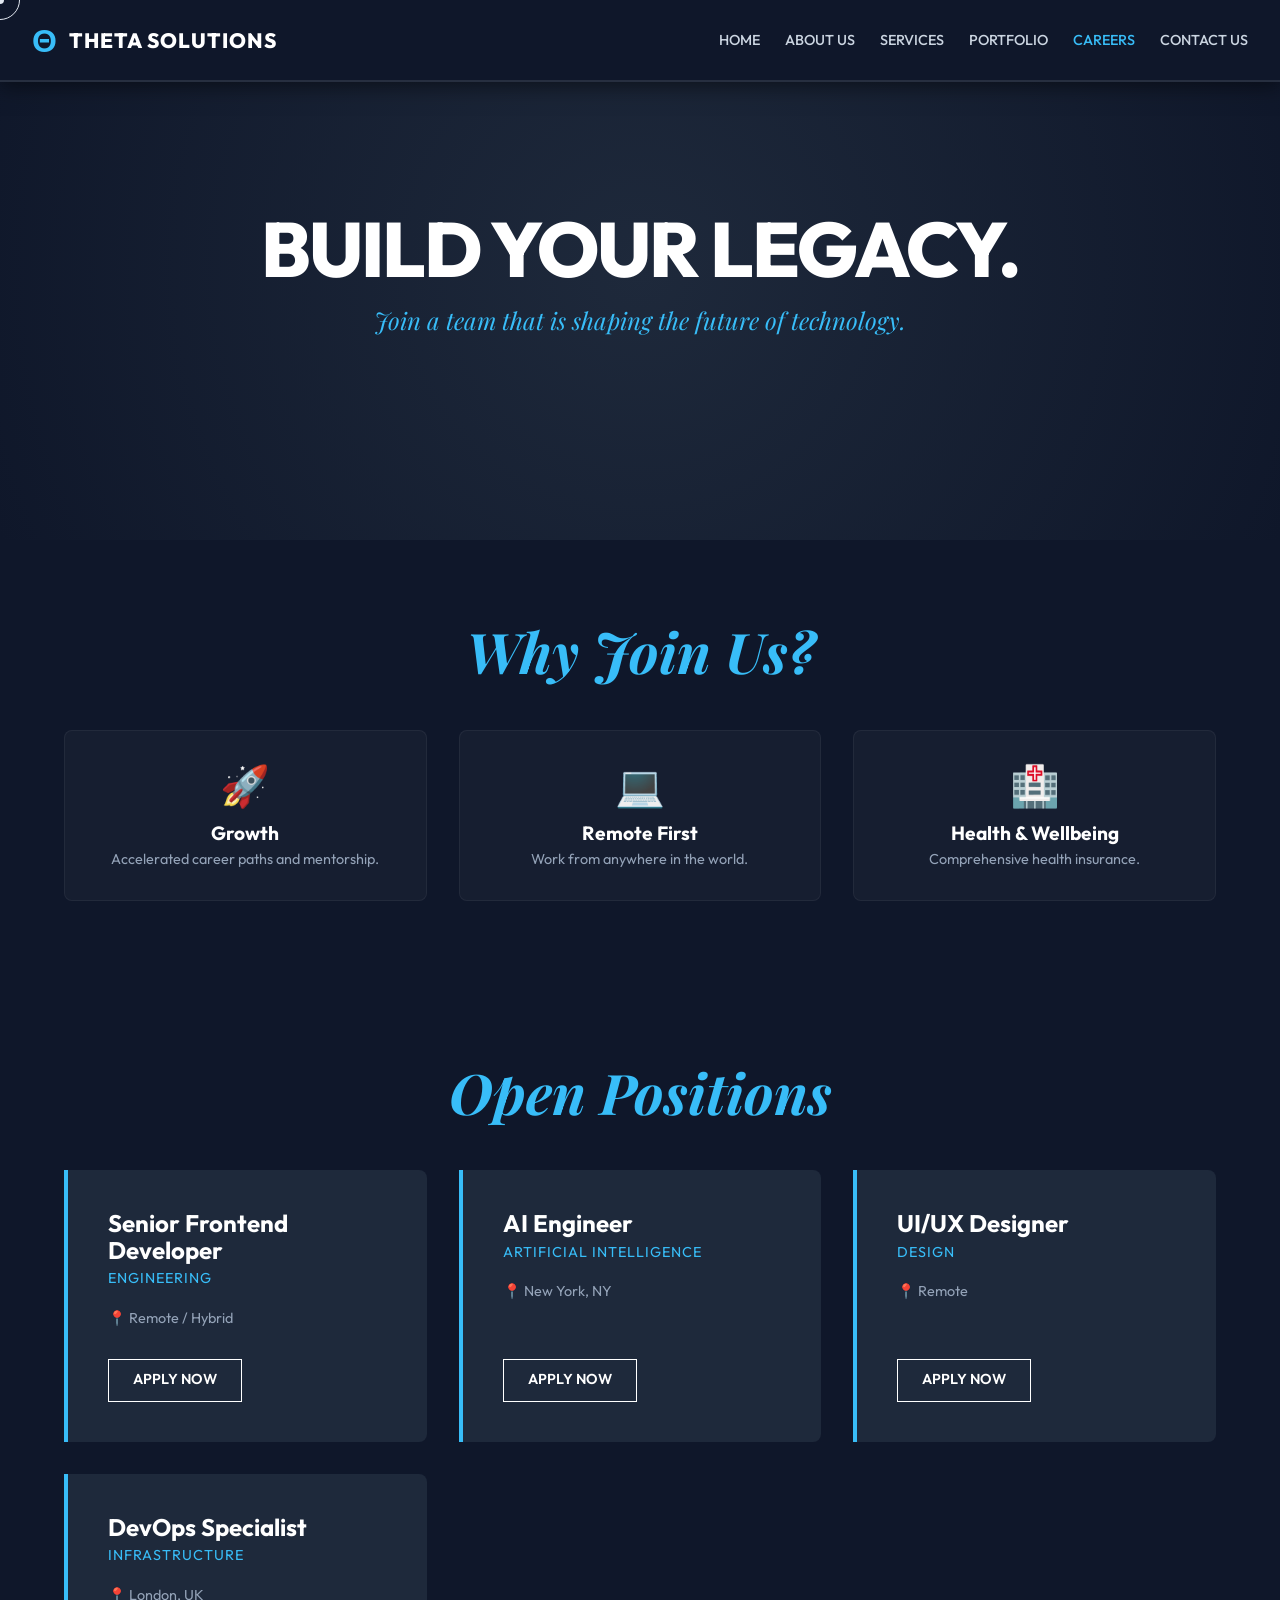
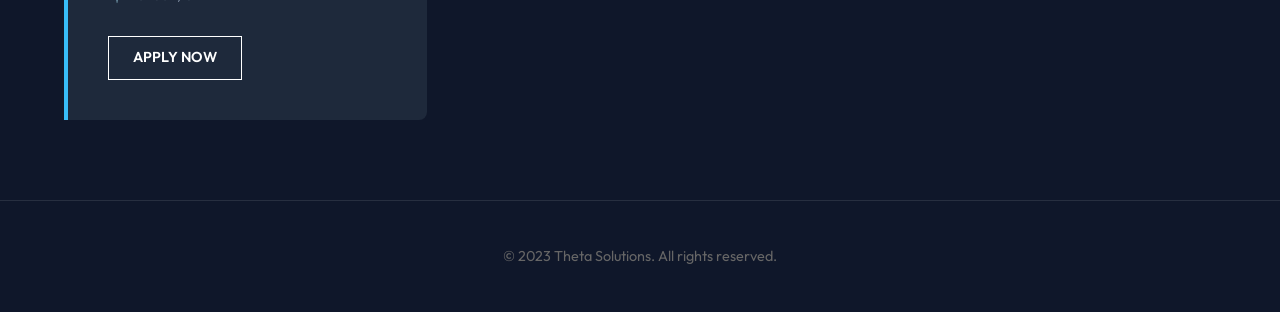
<file: Careers.html>
<!DOCTYPE html>
<html lang="en">
<head>
    <meta charset="UTF-8">
    <meta name="viewport" content="width=device-width, initial-scale=1.0">
    <title>Theta Solutions - Careers</title>
    
    <!-- Fonts -->
    <link rel="preconnect" href="https://fonts.googleapis.com">
    <link rel="preconnect" href="https://fonts.gstatic.com" crossorigin>
    <link href="https://fonts.googleapis.com/css2?family=Outfit:wght@300;500;800&family=Playfair+Display:ital,wght@1,400;1,700&display=swap" rel="stylesheet">

    <style>
        /* --- RESET & VARS --- */
        :root {
            --bg-color: #0f172a;
            --bg-secondary: #1e293b;
            --text-color: #e2e8f0;
            --accent-color: #38bdf8;
            --font-main: 'Outfit', sans-serif;
            --font-serif: 'Playfair Display', serif;
        }

        html, body {
            margin: 0; padding: 0; box-sizing: border-box;
            position: relative; width: 100%;
            background-color: var(--bg-color);
            color: var(--text-color);
            font-family: var(--font-main);
            overflow-x: hidden;
            line-height: 1.1;
        }

        * { margin: 0; padding: 0; box-sizing: border-box; cursor: none; }

        /* --- GRAIN OVERLAY --- */
        .noise-overlay {
            position: fixed; top: 0; left: 0; width: 100%; height: 100%;
            pointer-events: none; z-index: 9998; opacity: 0.05;
            background-image: url("data:image/svg+xml,%3Csvg viewBox='0 0 200 200' xmlns='http://www.w3.org/2000/svg'%3E%3Cfilter id='noiseFilter'%3E%3CfeTurbulence type='fractalNoise' baseFrequency='0.65' numOctaves='3' stitchTiles='stitch'/%3E%3Cfilter%3E%3Crect width='100%25' height='100%25' filter='url(%23noiseFilter)'/%3E%3C/svg%3E");
        }

        /* --- CUSTOM CURSOR --- */
        .cursor-dot, .cursor-outline {
            position: fixed; top: 0; left: 0;
            transform: translate(-50%, -50%);
            border-radius: 50%; z-index: 10000; pointer-events: none;
        }
        .cursor-dot { width: 8px; height: 8px; background-color: var(--text-color); }
        .cursor-outline { width: 40px; height: 40px; border: 1px solid var(--text-color); transition: width 0.2s, height 0.2s, background-color 0.2s; }
        a:hover ~ .cursor-outline, .job-card:hover ~ .cursor-outline {
            width: 60px; height: 60px; background-color: rgba(255, 255, 255, 0.1); border-color: transparent;
        }

        /* --- HEADER --- */
        .main-header {
            position: fixed; top: 0; left: 0; width: 100%;
            padding: 1.5rem 2rem; display: flex; justify-content: space-between; align-items: center;
            z-index: 9999; background-color: #0f172a;
            border-bottom: 2px solid rgba(255,255,255,0.1);
            box-shadow: 0 4px 20px rgba(0,0,0,0.5);
        }
        .brand-area { display: flex; align-items: center; gap: 12px; z-index: 10001; }
        .logo-icon { font-size: 2rem; color: var(--accent-color); font-weight: bold; line-height: 1; }
        .company-name { font-size: 1.3rem; font-weight: 800; color: white; letter-spacing: 1px; text-transform: uppercase; }
        nav { z-index: 10001; }
        nav ul { display: flex; gap: 25px; list-style: none; }
        nav a { font-size: 0.9rem; font-weight: 500; color: #cbd5e1; text-transform: uppercase; text-decoration: none; transition: color 0.3s; }
        nav a:hover { color: var(--accent-color); }

        /* --- HERO --- */
        .hero {
            height: 60vh;
            display: flex; flex-direction: column; justify-content: center; align-items: center; text-align: center;
            background: radial-gradient(circle at 50% 50%, #1e293b 0%, #0f172a 100%);
        }

        h1 {
            font-size: clamp(3rem, 6vw, 5rem); font-weight: 800; text-transform: uppercase;
            letter-spacing: -2px; color: white; margin-bottom: 1rem;
        }
        .hero-sub {
            font-family: var(--font-serif); font-style: italic; font-size: 1.5rem; color: var(--accent-color);
        }

        /* --- PERKS SECTION --- */
        .section { padding: 5rem 5vw; position: relative; }
        .perks-grid {
            display: grid; grid-template-columns: repeat(auto-fit, minmax(250px, 1fr));
            gap: 2rem; margin-top: 3rem;
        }
        .perk-item {
            text-align: center; padding: 2rem;
            background: rgba(255,255,255,0.03); border: 1px solid rgba(255,255,255,0.05);
            border-radius: 8px; transition: transform 0.3s;
        }
        .perk-item:hover { transform: translateY(-5px); border-color: var(--accent-color); }
        .perk-icon { font-size: 2.5rem; color: var(--accent-color); margin-bottom: 1rem; }
        .perk-title { font-size: 1.2rem; font-weight: 700; margin-bottom: 0.5rem; color: white; }
        .perk-desc { color: #94a3b8; font-size: 0.9rem; }

        /* --- JOBS GRID --- */
        .section-title {
            font-size: clamp(2rem, 5vw, 3.5rem); font-family: var(--font-serif);
            font-style: italic; margin-bottom: 3rem; color: var(--accent-color);
        }

        .jobs-grid {
            display: grid; grid-template-columns: repeat(auto-fit, minmax(300px, 1fr)); gap: 2rem;
        }

        .job-card {
            background: var(--bg-secondary);
            padding: 2.5rem;
            border-left: 4px solid var(--accent-color);
            border-radius: 0 8px 8px 0;
            transition: all 0.3s ease;
            display: flex; flex-direction: column; justify-content: space-between;
            height: 100%;
            cursor: pointer;
        }

        .job-card:hover {
            transform: translateX(10px); /* Slide right on hover */
            background: #253346;
            box-shadow: 0 10px 30px rgba(0,0,0,0.2);
        }

        .job-role { font-size: 1.5rem; font-weight: 700; color: white; margin-bottom: 0.5rem; }
        .job-dept { font-size: 0.9rem; color: var(--accent-color); text-transform: uppercase; letter-spacing: 1px; margin-bottom: 1.5rem; }
        .job-loc { font-size: 0.9rem; color: #94a3b8; display: flex; align-items: center; gap: 5px; margin-bottom: 2rem; }

        .apply-btn {
            align-self: flex-start;
            padding: 0.8rem 1.5rem;
            border: 1px solid white;
            color: white;
            text-decoration: none;
            font-size: 0.9rem;
            font-weight: 600;
            text-transform: uppercase;
            transition: all 0.3s;
        }
        .job-card:hover .apply-btn {
            background: var(--accent-color);
            border-color: var(--accent-color);
            color: #0f172a;
        }

        /* --- ANIMATIONS --- */
        .reveal-up { opacity: 0; transform: translateY(50px); transition: all 1s cubic-bezier(0.22, 1, 0.36, 1); }
        .reveal-left { opacity: 0; transform: translateX(-50px); transition: all 1s cubic-bezier(0.22, 1, 0.36, 1); }
        .active-reveal { opacity: 1; transform: translate(0, 0); }

        /* --- FOOTER --- */
        footer { padding: 3rem; text-align: center; border-top: 1px solid rgba(255,255,255,0.1); color: #666; font-size: 0.9rem; }
        
        @media (max-width: 768px) {
            .cursor-dot, .cursor-outline { display: none; } * { cursor: auto; }
            .job-card:hover { transform: translateY(-5px) translateX(0); }
        }
    </style>
</head>
<body>

    <!-- VISUAL EFFECTS -->
    <div class="noise-overlay"></div>
    <div class="cursor-dot" data-cursor-dot></div>
    <div class="cursor-outline" data-cursor-outline></div>

    <!-- HEADER -->
    <div class="main-header">
        <div class="brand-area">
            <div class="logo-icon">Θ</div>
            <div class="company-name">THETA SOLUTIONS</div>
        </div>
        
        <nav>
            <ul>
                <li><a href="index.html">Home</a></li>
                <li><a href="About-us.html">About Us</a></li>
                <li><a href="Services.html">Services</a></li>
                <li><a href="Portfolio.html">Portfolio</a></li>
                <li><a href="Careers.html" style="color: var(--accent-color);">Careers</a></li>
                <li><a href="contact-us.html">Contact Us</a></li>
            </ul>
        </nav>
    </div>

    <!-- HERO -->
    <section class="hero">
        <div class="reveal-up">
            <h1>Build Your Legacy.</h1>
            <p class="hero-sub">Join a team that is shaping the future of technology.</p>
        </div>
    </section>

    <!-- PERKS SECTION -->
    <section class="section">
        <div class="reveal-up" style="width: 100%; text-align: center; margin-bottom: 2rem;">
            <h2 class="section-title">Why Join Us?</h2>
        </div>
        
        <div class="perks-grid reveal-up">
            <div class="perk-item">
                <div class="perk-icon">🚀</div>
                <div class="perk-title">Growth</div>
                <div class="perk-desc">Accelerated career paths and mentorship.</div>
            </div>
            <div class="perk-item">
                <div class="perk-icon">💻</div>
                <div class="perk-title">Remote First</div>
                <div class="perk-desc">Work from anywhere in the world.</div>
            </div>
            <div class="perk-item">
                <div class="perk-icon">🏥</div>
                <div class="perk-title">Health & Wellbeing</div>
                <div class="perk-desc">Comprehensive health insurance.</div>
            </div>
        </div>
    </section>

    <!-- OPEN POSITIONS -->
    <section class="section">
        <div class="reveal-left" style="width: 100%; text-align: center; margin-bottom: 2rem;">
            <h2 class="section-title">Open Positions</h2>
        </div>

        <div class="jobs-grid">
            
            <!-- Job 1 -->
            <div class="job-card reveal-up">
                <div>
                    <div class="job-role">Senior Frontend Developer</div>
                    <div class="job-dept">Engineering</div>
                    <div class="job-loc">📍 Remote / Hybrid</div>
                </div>
                <a href="contact.html" class="apply-btn">Apply Now</a>
            </div>

            <!-- Job 2 -->
            <div class="job-card reveal-up" style="transition-delay: 0.1s;">
                <div>
                    <div class="job-role">AI Engineer</div>
                    <div class="job-dept">Artificial Intelligence</div>
                    <div class="job-loc">📍 New York, NY</div>
                </div>
                <a href="contact.html" class="apply-btn">Apply Now</a>
            </div>

            <!-- Job 3 -->
            <div class="job-card reveal-up" style="transition-delay: 0.2s;">
                <div>
                    <div class="job-role">UI/UX Designer</div>
                    <div class="job-dept">Design</div>
                    <div class="job-loc">📍 Remote</div>
                </div>
                <a href="contact.html" class="apply-btn">Apply Now</a>
            </div>

            <!-- Job 4 -->
            <div class="job-card reveal-up" style="transition-delay: 0.3s;">
                <div>
                    <div class="job-role">DevOps Specialist</div>
                    <div class="job-dept">Infrastructure</div>
                    <div class="job-loc">📍 London, UK</div>
                </div>
                <a href="contact.html" class="apply-btn">Apply Now</a>
            </div>

        </div>
    </section>

    <!-- FOOTER -->
    <footer>
        <p>&copy; 2023 Theta Solutions. All rights reserved.</p>
    </footer>

    <!-- JAVASCRIPT -->
    <script>
        // 1. CUSTOM CURSOR
        const cursorDot = document.querySelector('[data-cursor-dot]');
        const cursorOutline = document.querySelector('[data-cursor-outline]');
        window.addEventListener('mousemove', function (e) {
            const posX = e.clientX; const posY = e.clientY;
            cursorDot.style.left = `${posX}px`; cursorDot.style.top = `${posY}px`;
            cursorOutline.animate({ left: `${posX}px`, top: `${posY}px` }, { duration: 500, fill: "forwards" });
        });

        // 2. SCROLL REVEAL
        const revealElements = document.querySelectorAll('.reveal-up, .reveal-left');
        const revealOnScroll = () => {
            const windowHeight = window.innerHeight; const elementVisible = 100;
            revealElements.forEach((reveal) => {
                const elementTop = reveal.getBoundingClientRect().top;
                if (elementTop < windowHeight - elementVisible) reveal.classList.add('active-reveal');
            });
        };
        window.addEventListener('scroll', revealOnScroll);
        revealOnScroll();
    </script>
</body>
</html>
</file>
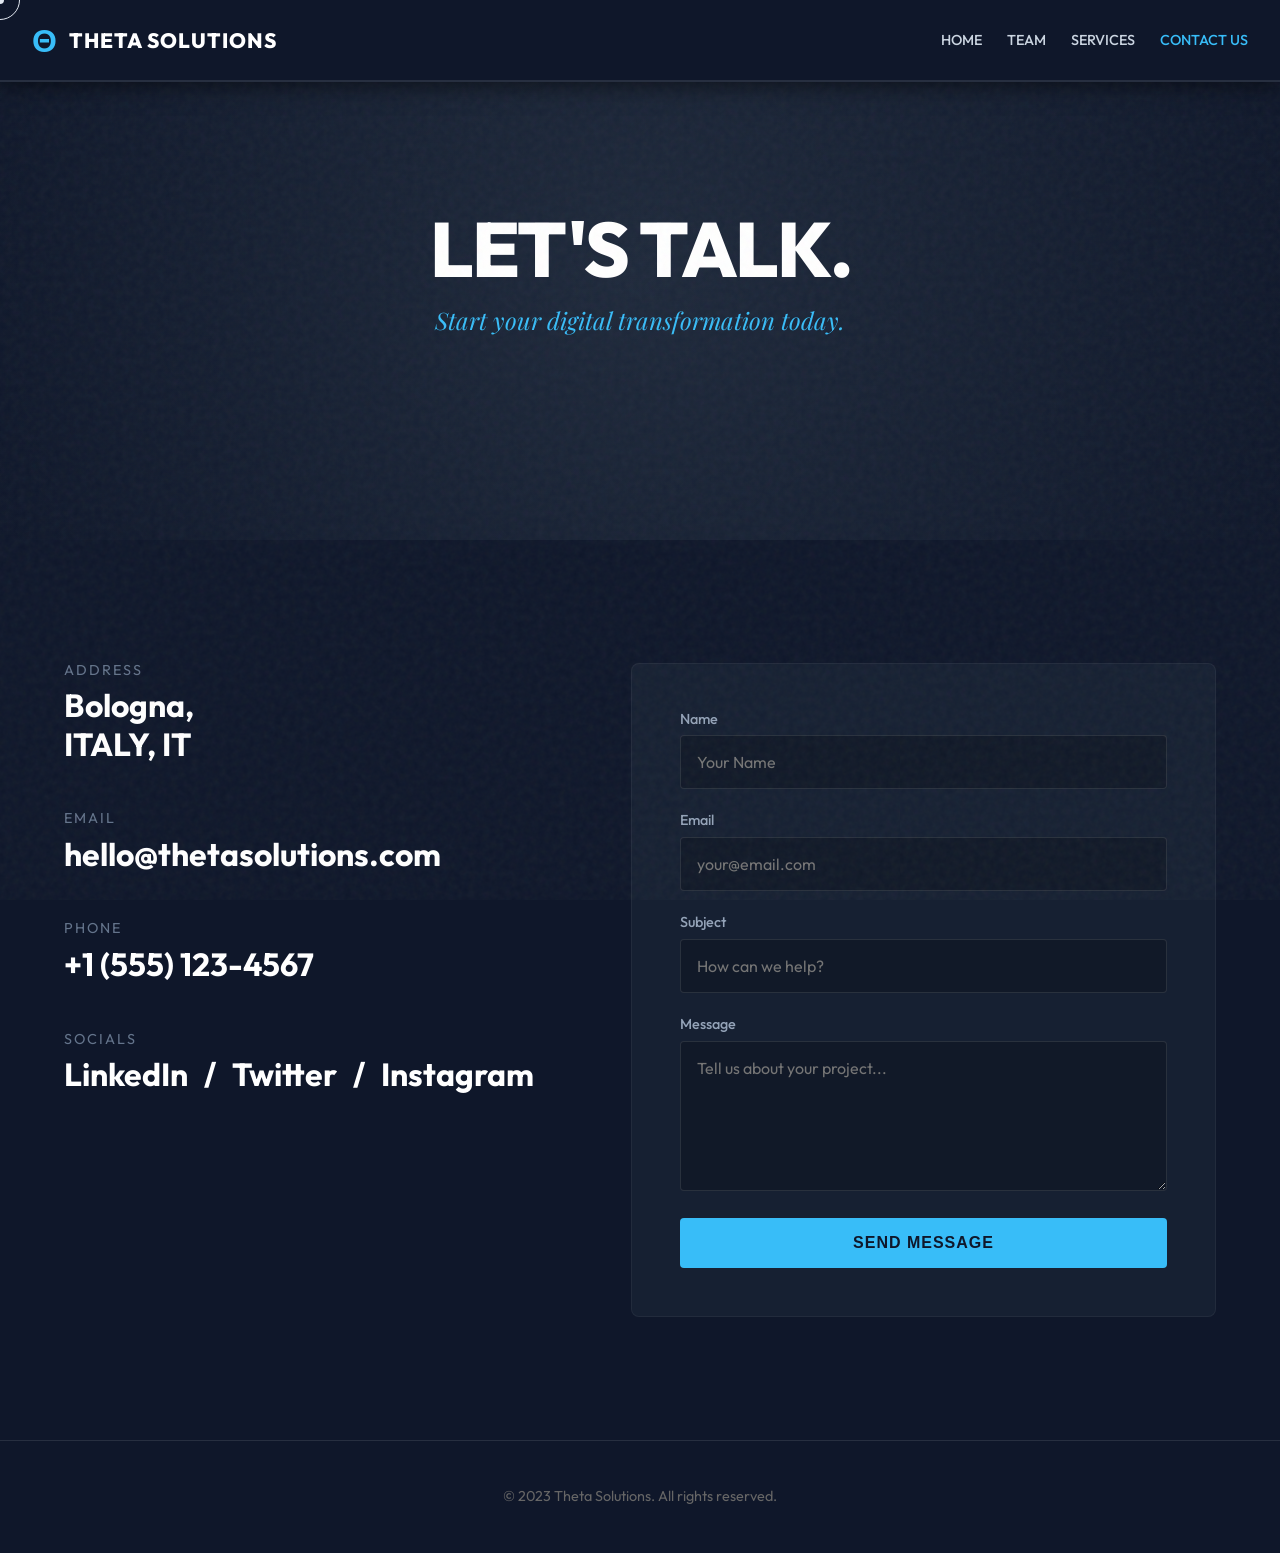
<file: Contact-us.html>
<!DOCTYPE html>
<html lang="en">
<head>
    <meta charset="UTF-8">
    <meta name="viewport" content="width=device-width, initial-scale=1.0">
    <title>Theta Solutions - Contact Us</title>
    
    <!-- Fonts -->
    <link rel="preconnect" href="https://fonts.googleapis.com">
    <link rel="preconnect" href="https://fonts.gstatic.com" crossorigin>
    <link href="https://fonts.googleapis.com/css2?family=Outfit:wght@300;500;800&family=Playfair+Display:ital,wght@1,400;1,700&display=swap" rel="stylesheet">

    <style>
        /* --- RESET & VARS --- */
        :root {
            --bg-color: #0f172a;
            --bg-secondary: #1e293b;
            --text-color: #e2e8f0;
            --accent-color: #38bdf8;
            --font-main: 'Outfit', sans-serif;
            --font-serif: 'Playfair Display', serif;
        }

        html, body {
            margin: 0; padding: 0; box-sizing: border-box;
            position: relative; width: 100%;
            background-color: var(--bg-color);
            color: var(--text-color);
            font-family: var(--font-main);
            overflow-x: hidden;
            line-height: 1.1;
        }

        * { margin: 0; padding: 0; box-sizing: border-box; cursor: none; }

        /* --- GRAIN OVERLAY --- */
        .noise-overlay {
            position: fixed; top: 0; left: 0; width: 100%; height: 100%;
            pointer-events: none; z-index: 9998; opacity: 0.05;
            background-image: url("data:image/svg+xml,%3Csvg viewBox='0 0 200 200' xmlns='http://www.w3.org/2000/svg'%3E%3Cfilter id='noiseFilter'%3E%3CfeTurbulence type='fractalNoise' baseFrequency='0.65' numOctaves='3' stitchTiles='stitch'/%3E%3C/filter%3E%3Crect width='100%25' height='100%25' filter='url(%23noiseFilter)'/%3E%3C/svg%3E");
        }

        /* --- CUSTOM CURSOR --- */
        .cursor-dot, .cursor-outline {
            position: fixed; top: 0; left: 0;
            transform: translate(-50%, -50%);
            border-radius: 50%; z-index: 10000; pointer-events: none;
        }
        .cursor-dot { width: 8px; height: 8px; background-color: var(--text-color); }
        .cursor-outline { width: 40px; height: 40px; border: 1px solid var(--text-color); transition: width 0.2s, height 0.2s, background-color 0.2s; }
        a:hover ~ .cursor-outline, button:hover ~ .cursor-outline, input:hover ~ .cursor-outline, textarea:hover ~ .cursor-outline {
            width: 60px; height: 60px; background-color: rgba(255, 255, 255, 0.1); border-color: transparent;
        }

        /* --- HEADER --- */
        .main-header {
            position: fixed; top: 0; left: 0; width: 100%;
            padding: 1.5rem 2rem; display: flex; justify-content: space-between; align-items: center;
            z-index: 9999; background-color: #0f172a;
            border-bottom: 2px solid rgba(255,255,255,0.1);
            box-shadow: 0 4px 20px rgba(0,0,0,0.5);
        }

        .brand-area { display: flex; align-items: center; gap: 12px; z-index: 10001; }
        .logo-icon { font-size: 2rem; color: var(--accent-color); font-weight: bold; line-height: 1; }
        .company-name { font-size: 1.3rem; font-weight: 800; color: white; letter-spacing: 1px; text-transform: uppercase; }
        nav { z-index: 10001; }
        nav ul { display: flex; gap: 25px; list-style: none; }
        nav a { font-size: 0.9rem; font-weight: 500; color: #cbd5e1; text-transform: uppercase; text-decoration: none; transition: color 0.3s; }
        nav a:hover { color: var(--accent-color); }

        /* --- HERO --- */
        .hero {
            height: 60vh;
            display: flex; flex-direction: column; justify-content: center; align-items: center; text-align: center;
            background: radial-gradient(circle at 50% 50%, #1e293b 0%, #0f172a 100%);
        }

        h1 {
            font-size: clamp(3rem, 6vw, 5rem); font-weight: 800; text-transform: uppercase;
            letter-spacing: -2px; color: white; margin-bottom: 1rem;
        }

        .hero-sub {
            font-family: var(--font-serif); font-style: italic; font-size: 1.5rem;
            color: var(--accent-color);
        }

        /* --- CONTACT SECTION --- */
        .section {
            padding: 5rem 5vw;
            min-height: 100vh;
            display: flex;
            flex-direction: column;
            justify-content: center;
        }

        .contact-wrapper {
            display: flex;
            gap: 5rem;
            align-items: flex-start;
        }

        /* LEFT: INFO */
        .contact-info {
            flex: 1;
        }

        .info-item {
            margin-bottom: 3rem;
        }

        .info-label {
            font-size: 0.9rem; text-transform: uppercase; letter-spacing: 2px;
            color: #64748b; margin-bottom: 0.5rem;
        }

        .info-value {
            font-size: 2rem; font-weight: 700; color: white;
            line-height: 1.2;
        }

        .info-value a { color: white; text-decoration: none; transition: color 0.3s; }
        .info-value a:hover { color: var(--accent-color); }

        /* RIGHT: FORM */
        .contact-form {
            flex: 1;
            background: #162032;
            padding: 3rem;
            border-radius: 8px;
            border: 1px solid rgba(255,255,255,0.05);
        }

        .form-group { margin-bottom: 1.5rem; }

        label {
            display: block; margin-bottom: 0.5rem; font-size: 0.9rem;
            color: #94a3b8; font-weight: 500;
        }

        input, textarea {
            width: 100%;
            padding: 1rem;
            background: rgba(0, 0, 0, 0.2);
            border: 1px solid rgba(255,255,255,0.1);
            color: white;
            font-family: var(--font-main);
            font-size: 1rem;
            border-radius: 4px;
            transition: border-color 0.3s, box-shadow 0.3s;
        }

        input:focus, textarea:focus {
            outline: none;
            border-color: var(--accent-color);
            box-shadow: 0 0 0 2px rgba(56, 189, 248, 0.2);
        }

        textarea { height: 150px; resize: vertical; }

        button[type="submit"] {
            width: 100%;
            padding: 1rem 2rem;
            background: var(--accent-color);
            color: #0f172a;
            font-weight: 800;
            font-size: 1rem;
            text-transform: uppercase;
            letter-spacing: 1px;
            border: none;
            border-radius: 4px;
            cursor: pointer;
            transition: transform 0.3s, background-color 0.3s;
        }

        button[type="submit"]:hover {
            background: white;
            transform: translateY(-2px);
        }

        /* --- ANIMATIONS --- */
        .reveal-left { opacity: 0; transform: translateX(-50px); transition: all 1s cubic-bezier(0.22, 1, 0.36, 1); }
        .reveal-up { opacity: 0; transform: translateY(50px); transition: all 1s cubic-bezier(0.22, 1, 0.36, 1); }
        .active-reveal { opacity: 1; transform: translate(0, 0); }

        /* --- FOOTER --- */
        footer {
            padding: 3rem; text-align: center; border-top: 1px solid rgba(255,255,255,0.1);
            color: #666; font-size: 0.9rem;
        }

        /* Mobile */
        @media (max-width: 768px) {
            .cursor-dot, .cursor-outline { display: none; } * { cursor: auto; }
            .contact-wrapper { flex-direction: column; gap: 3rem; }
            .info-value { font-size: 1.5rem; }
        }
    </style>
</head>
<body>

    <!-- VISUAL EFFECTS -->
    <div class="noise-overlay"></div>
    <div class="cursor-dot" data-cursor-dot></div>
    <div class="cursor-outline" data-cursor-outline></div>

    <!-- HEADER -->
    <div class="main-header">
        <div class="brand-area">
            <div class="logo-icon">Θ</div>
            <div class="company-name">THETA SOLUTIONS</div>
        </div>
        
        <nav>
            <ul>
                <li><a href="index.html">Home</a></li>
                <li><a href="team-agency.html">Team</a></li>
                <li><a href="index.html#services">Services</a></li>
                <li><a href="contact.html" style="color: var(--accent-color);">Contact Us</a></li>
            </ul>
        </nav>
    </div>

    <!-- HERO -->
    <section class="hero">
        <div class="reveal-up">
            <h1>Let's Talk.</h1>
            <p class="hero-sub">Start your digital transformation today.</p>
        </div>
    </section>

    <!-- CONTACT SECTION -->
    <section class="section">
        <div class="contact-wrapper">
            
            <!-- Left: Contact Info -->
            <div class="contact-info reveal-left">
                <div class="info-item">
                    <div class="info-label">Address</div>
                    <div class="info-value">Bologna,<br>ITALY, IT</div>
                </div>

                <div class="info-item">
                    <div class="info-label">Email</div>
                    <div class="info-value"><a href="mailto:hello@thetasolutions.com">hello@thetasolutions.com</a></div>
                </div>

                <div class="info-item">
                    <div class="info-label">Phone</div>
                    <div class="info-value"><a href="tel:+1234567890">+1 (555) 123-4567</a></div>
                </div>

                <div class="info-item">
                    <div class="info-label">Socials</div>
                    <div class="info-value" style="display: flex; gap: 1rem; margin-top: 0.5rem;">
                        <a href="#">LinkedIn</a> / <a href="#">Twitter</a> / <a href="#">Instagram</a>
                    </div>
                </div>
            </div>

            <!-- Right: Contact Form -->
            <div class="contact-form reveal-up">
                <form onsubmit="event.preventDefault(); alert('Message sent! We will contact you shortly.');">
                    <div class="form-group">
                        <label for="name">Name</label>
                        <input type="text" id="name" placeholder="Your Name" required>
                    </div>

                    <div class="form-group">
                        <label for="email">Email</label>
                        <input type="email" id="email" placeholder="your@email.com" required>
                    </div>

                    <div class="form-group">
                        <label for="subject">Subject</label>
                        <input type="text" id="subject" placeholder="How can we help?">
                    </div>

                    <div class="form-group">
                        <label for="message">Message</label>
                        <textarea id="message" placeholder="Tell us about your project..." required></textarea>
                    </div>

                    <button type="submit">Send Message</button>
                </form>
            </div>

        </div>
    </section>

    <!-- FOOTER -->
    <footer>
        <p>&copy; 2023 Theta Solutions. All rights reserved.</p>
    </footer>

    <!-- JAVASCRIPT -->
    <script>
        // 1. CUSTOM CURSOR
        const cursorDot = document.querySelector('[data-cursor-dot]');
        const cursorOutline = document.querySelector('[data-cursor-outline]');
        window.addEventListener('mousemove', function (e) {
            const posX = e.clientX; const posY = e.clientY;
            cursorDot.style.left = `${posX}px`; cursorDot.style.top = `${posY}px`;
            cursorOutline.animate({ left: `${posX}px`, top: `${posY}px` }, { duration: 500, fill: "forwards" });
        });

        // 2. SCROLL REVEAL
        const revealElements = document.querySelectorAll('.reveal-up, .reveal-left');
        const revealOnScroll = () => {
            const windowHeight = window.innerHeight; const elementVisible = 100;
            revealElements.forEach((reveal) => {
                const elementTop = reveal.getBoundingClientRect().top;
                if (elementTop < windowHeight - elementVisible) reveal.classList.add('active-reveal');
            });
        };
        window.addEventListener('scroll', revealOnScroll);
        revealOnScroll();
    </script>

</body>
</html>
</file>
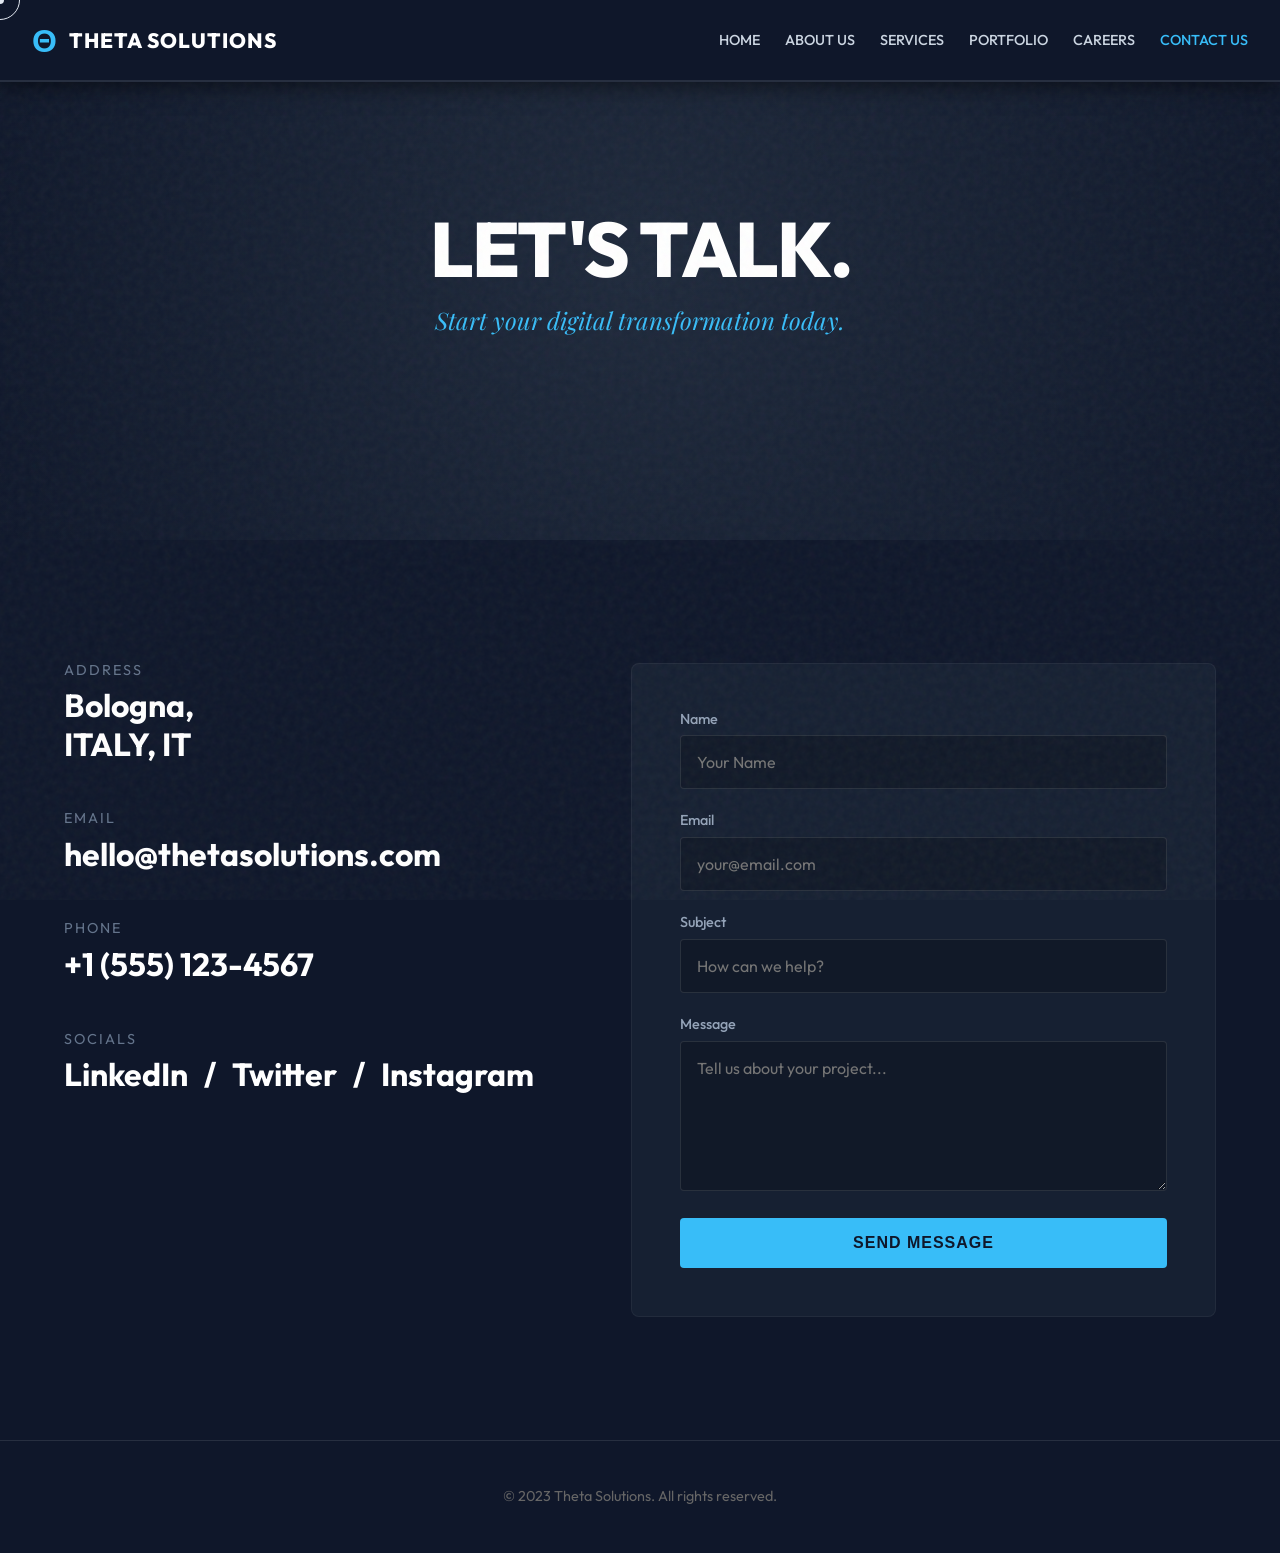
<file: contact-us.html>
<!DOCTYPE html>
<html lang="en">
<head>
    <meta charset="UTF-8">
    <meta name="viewport" content="width=device-width, initial-scale=1.0">
    <title>Theta Solutions - Contact Us</title>
    
    <!-- Fonts -->
    <link rel="preconnect" href="https://fonts.googleapis.com">
    <link rel="preconnect" href="https://fonts.gstatic.com" crossorigin>
    <link href="https://fonts.googleapis.com/css2?family=Outfit:wght@300;500;800&family=Playfair+Display:ital,wght@1,400;1,700&display=swap" rel="stylesheet">

    <style>
        /* --- RESET & VARS --- */
        :root {
            --bg-color: #0f172a;
            --bg-secondary: #1e293b;
            --text-color: #e2e8f0;
            --accent-color: #38bdf8;
            --font-main: 'Outfit', sans-serif;
            --font-serif: 'Playfair Display', serif;
        }

        html, body {
            margin: 0; padding: 0; box-sizing: border-box;
            position: relative; width: 100%;
            background-color: var(--bg-color);
            color: var(--text-color);
            font-family: var(--font-main);
            overflow-x: hidden;
            line-height: 1.1;
        }

        * { margin: 0; padding: 0; box-sizing: border-box; cursor: none; }

        /* --- GRAIN OVERLAY --- */
        .noise-overlay {
            position: fixed; top: 0; left: 0; width: 100%; height: 100%;
            pointer-events: none; z-index: 9998; opacity: 0.05;
            background-image: url("data:image/svg+xml,%3Csvg viewBox='0 0 200 200' xmlns='http://www.w3.org/2000/svg'%3E%3Cfilter id='noiseFilter'%3E%3CfeTurbulence type='fractalNoise' baseFrequency='0.65' numOctaves='3' stitchTiles='stitch'/%3E%3C/filter%3E%3Crect width='100%25' height='100%25' filter='url(%23noiseFilter)'/%3E%3C/svg%3E");
        }

        /* --- CUSTOM CURSOR --- */
        .cursor-dot, .cursor-outline {
            position: fixed; top: 0; left: 0;
            transform: translate(-50%, -50%);
            border-radius: 50%; z-index: 10000; pointer-events: none;
        }
        .cursor-dot { width: 8px; height: 8px; background-color: var(--text-color); }
        .cursor-outline { width: 40px; height: 40px; border: 1px solid var(--text-color); transition: width 0.2s, height 0.2s, background-color 0.2s; }
        a:hover ~ .cursor-outline, button:hover ~ .cursor-outline, input:hover ~ .cursor-outline, textarea:hover ~ .cursor-outline {
            width: 60px; height: 60px; background-color: rgba(255, 255, 255, 0.1); border-color: transparent;
        }

        /* --- HEADER --- */
        .main-header {
            position: fixed; top: 0; left: 0; width: 100%;
            padding: 1.5rem 2rem; display: flex; justify-content: space-between; align-items: center;
            z-index: 9999; background-color: #0f172a;
            border-bottom: 2px solid rgba(255,255,255,0.1);
            box-shadow: 0 4px 20px rgba(0,0,0,0.5);
        }

        .brand-area { display: flex; align-items: center; gap: 12px; z-index: 10001; }
        .logo-icon { font-size: 2rem; color: var(--accent-color); font-weight: bold; line-height: 1; }
        .company-name { font-size: 1.3rem; font-weight: 800; color: white; letter-spacing: 1px; text-transform: uppercase; }
        nav { z-index: 10001; }
        nav ul { display: flex; gap: 25px; list-style: none; }
        nav a { font-size: 0.9rem; font-weight: 500; color: #cbd5e1; text-transform: uppercase; text-decoration: none; transition: color 0.3s; }
        nav a:hover { color: var(--accent-color); }

        /* --- HERO --- */
        .hero {
            height: 60vh;
            display: flex; flex-direction: column; justify-content: center; align-items: center; text-align: center;
            background: radial-gradient(circle at 50% 50%, #1e293b 0%, #0f172a 100%);
        }

        h1 {
            font-size: clamp(3rem, 6vw, 5rem); font-weight: 800; text-transform: uppercase;
            letter-spacing: -2px; color: white; margin-bottom: 1rem;
        }

        .hero-sub {
            font-family: var(--font-serif); font-style: italic; font-size: 1.5rem;
            color: var(--accent-color);
        }

        /* --- CONTACT SECTION --- */
        .section {
            padding: 5rem 5vw;
            min-height: 100vh;
            display: flex;
            flex-direction: column;
            justify-content: center;
        }

        .contact-wrapper {
            display: flex;
            gap: 5rem;
            align-items: flex-start;
        }

        /* LEFT: INFO */
        .contact-info {
            flex: 1;
        }

        .info-item {
            margin-bottom: 3rem;
        }

        .info-label {
            font-size: 0.9rem; text-transform: uppercase; letter-spacing: 2px;
            color: #64748b; margin-bottom: 0.5rem;
        }

        .info-value {
            font-size: 2rem; font-weight: 700; color: white;
            line-height: 1.2;
        }

        .info-value a { color: white; text-decoration: none; transition: color 0.3s; }
        .info-value a:hover { color: var(--accent-color); }

        /* RIGHT: FORM */
        .contact-form {
            flex: 1;
            background: #162032;
            padding: 3rem;
            border-radius: 8px;
            border: 1px solid rgba(255,255,255,0.05);
        }

        .form-group { margin-bottom: 1.5rem; }

        label {
            display: block; margin-bottom: 0.5rem; font-size: 0.9rem;
            color: #94a3b8; font-weight: 500;
        }

        input, textarea {
            width: 100%;
            padding: 1rem;
            background: rgba(0, 0, 0, 0.2);
            border: 1px solid rgba(255,255,255,0.1);
            color: white;
            font-family: var(--font-main);
            font-size: 1rem;
            border-radius: 4px;
            transition: border-color 0.3s, box-shadow 0.3s;
        }

        input:focus, textarea:focus {
            outline: none;
            border-color: var(--accent-color);
            box-shadow: 0 0 0 2px rgba(56, 189, 248, 0.2);
        }

        textarea { height: 150px; resize: vertical; }

        button[type="submit"] {
            width: 100%;
            padding: 1rem 2rem;
            background: var(--accent-color);
            color: #0f172a;
            font-weight: 800;
            font-size: 1rem;
            text-transform: uppercase;
            letter-spacing: 1px;
            border: none;
            border-radius: 4px;
            cursor: pointer;
            transition: transform 0.3s, background-color 0.3s;
        }

        button[type="submit"]:hover {
            background: white;
            transform: translateY(-2px);
        }

        /* --- ANIMATIONS --- */
        .reveal-left { opacity: 0; transform: translateX(-50px); transition: all 1s cubic-bezier(0.22, 1, 0.36, 1); }
        .reveal-up { opacity: 0; transform: translateY(50px); transition: all 1s cubic-bezier(0.22, 1, 0.36, 1); }
        .active-reveal { opacity: 1; transform: translate(0, 0); }

        /* --- FOOTER --- */
        footer {
            padding: 3rem; text-align: center; border-top: 1px solid rgba(255,255,255,0.1);
            color: #666; font-size: 0.9rem;
        }

        /* Mobile */
        @media (max-width: 768px) {
            .cursor-dot, .cursor-outline { display: none; } * { cursor: auto; }
            .contact-wrapper { flex-direction: column; gap: 3rem; }
            .info-value { font-size: 1.5rem; }
        }
    </style>
</head>
<body>

    <!-- VISUAL EFFECTS -->
    <div class="noise-overlay"></div>
    <div class="cursor-dot" data-cursor-dot></div>
    <div class="cursor-outline" data-cursor-outline></div>

    <!-- HEADER -->
    <div class="main-header">
        <div class="brand-area">
            <div class="logo-icon">Θ</div>
            <div class="company-name">THETA SOLUTIONS</div>
        </div>
        
        <nav>
            <ul>
                <li><a href="index.html">Home</a></li>
                <li><a href="About-us.html">About Us</a></li>
                <li><a href="Services.html">Services</a></li>
                <li><a href="Portfolio.html">Portfolio</a></li>
                <li><a href="Careers.html">Careers</a></li>
                <li><a href="contact-us.html" style="color: var(--accent-color);">Contact Us</a></li>
            </ul>
        </nav>
    </div>

    <!-- HERO -->
    <section class="hero">
        <div class="reveal-up">
            <h1>Let's Talk.</h1>
            <p class="hero-sub">Start your digital transformation today.</p>
        </div>
    </section>

    <!-- CONTACT SECTION -->
    <section class="section">
        <div class="contact-wrapper">
            
            <!-- Left: Contact Info -->
            <div class="contact-info reveal-left">
                <div class="info-item">
                    <div class="info-label">Address</div>
                    <div class="info-value">Bologna,<br>ITALY, IT</div>
                </div>

                <div class="info-item">
                    <div class="info-label">Email</div>
                    <div class="info-value"><a href="mailto:hello@thetasolutions.com">hello@thetasolutions.com</a></div>
                </div>

                <div class="info-item">
                    <div class="info-label">Phone</div>
                    <div class="info-value"><a href="tel:+1234567890">+1 (555) 123-4567</a></div>
                </div>

                <div class="info-item">
                    <div class="info-label">Socials</div>
                    <div class="info-value" style="display: flex; gap: 1rem; margin-top: 0.5rem;">
                        <a href="#">LinkedIn</a> / <a href="#">Twitter</a> / <a href="#">Instagram</a>
                    </div>
                </div>
            </div>

            <!-- Right: Contact Form -->
            <div class="contact-form reveal-up">
                <form onsubmit="event.preventDefault(); alert('Message sent! We will contact you shortly.');">
                    <div class="form-group">
                        <label for="name">Name</label>
                        <input type="text" id="name" placeholder="Your Name" required>
                    </div>

                    <div class="form-group">
                        <label for="email">Email</label>
                        <input type="email" id="email" placeholder="your@email.com" required>
                    </div>

                    <div class="form-group">
                        <label for="subject">Subject</label>
                        <input type="text" id="subject" placeholder="How can we help?">
                    </div>

                    <div class="form-group">
                        <label for="message">Message</label>
                        <textarea id="message" placeholder="Tell us about your project..." required></textarea>
                    </div>

                    <button type="submit">Send Message</button>
                </form>
            </div>

        </div>
    </section>

    <!-- FOOTER -->
    <footer>
        <p>&copy; 2023 Theta Solutions. All rights reserved.</p>
    </footer>

    <!-- JAVASCRIPT -->
    <script>
        // 1. CUSTOM CURSOR
        const cursorDot = document.querySelector('[data-cursor-dot]');
        const cursorOutline = document.querySelector('[data-cursor-outline]');
        window.addEventListener('mousemove', function (e) {
            const posX = e.clientX; const posY = e.clientY;
            cursorDot.style.left = `${posX}px`; cursorDot.style.top = `${posY}px`;
            cursorOutline.animate({ left: `${posX}px`, top: `${posY}px` }, { duration: 500, fill: "forwards" });
        });

        // 2. SCROLL REVEAL
        const revealElements = document.querySelectorAll('.reveal-up, .reveal-left');
        const revealOnScroll = () => {
            const windowHeight = window.innerHeight; const elementVisible = 100;
            revealElements.forEach((reveal) => {
                const elementTop = reveal.getBoundingClientRect().top;
                if (elementTop < windowHeight - elementVisible) reveal.classList.add('active-reveal');
            });
        };
        window.addEventListener('scroll', revealOnScroll);
        revealOnScroll();
    </script>

</body>
</html>
</file>
